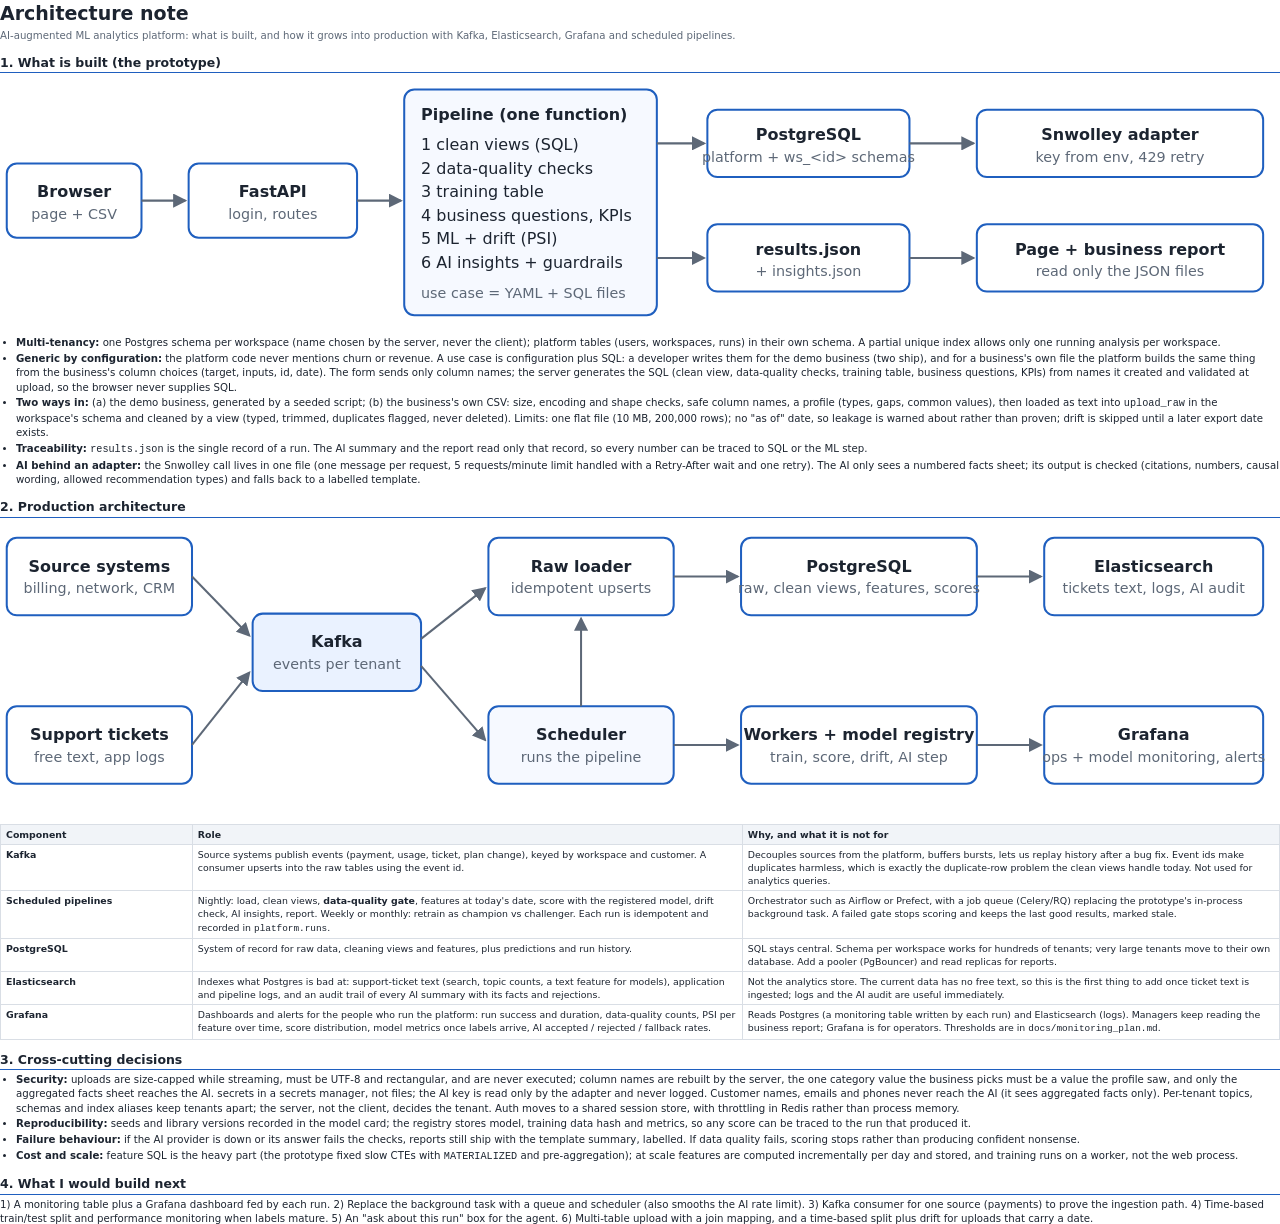
<file: docs/architecture_note.html>
<!doctype html><html lang="en"><head><meta charset="utf-8"><title>Architecture note</title>
<style>
@page{size:A4;margin:13mm 14mm}
body{font:10.2px/1.4 system-ui,Segoe UI,Roboto,sans-serif;color:#1c2430;margin:0}
h1{font-size:19px;margin:0 0 2px}h2{font-size:12.5px;margin:11px 0 3px;border-bottom:1.5px solid #1f5fbf;padding-bottom:1px}
p{margin:3px 0}ul{margin:3px 0;padding-left:16px}li{margin:1.5px 0}
.sub{color:#5d6877;margin:0 0 6px}
table{border-collapse:collapse;width:100%;font-size:9.4px;margin:4px 0}th,td{border:1px solid #d9dee5;padding:3px 5px;vertical-align:top;text-align:left}th{background:#f1f4f8}
svg text{font:9.5px system-ui,sans-serif;fill:#1c2430}.t{font-weight:600}.m{fill:#5d6877;font-size:8.5px}
.pb{break-before:page}
</style></head><body>
<h1>Architecture note</h1>
<p class="sub">AI-augmented ML analytics platform: what is built, and how it grows into production with Kafka, Elasticsearch, Grafana and scheduled pipelines.</p>

<h2>1. What is built (the prototype)</h2>
<svg viewBox="0 0 760 150" width="100%" role="img" aria-label="Prototype architecture">
<defs><marker id="a" markerWidth="7" markerHeight="7" refX="6" refY="3.5" orient="auto"><path d="M0,0 L7,3.5 L0,7z" fill="#5d6877"/></marker></defs>
<g fill="#fff" stroke="#1f5fbf" stroke-width="1.2">
<rect x="4" y="52" width="80" height="44" rx="6"/><rect x="112" y="52" width="100" height="44" rx="6"/><rect x="240" y="8" width="150" height="134" rx="6" fill="#f6f9ff"/>
<rect x="420" y="20" width="120" height="40" rx="6"/><rect x="420" y="88" width="120" height="40" rx="6"/><rect x="580" y="20" width="170" height="40" rx="6"/><rect x="580" y="88" width="170" height="40" rx="6"/></g>
<g stroke="#5d6877" stroke-width="1.2" fill="none" marker-end="url(#a)"><path d="M84,74 H110"/><path d="M212,74 H238"/><path d="M390,40 H418"/><path d="M390,108 H418"/><path d="M540,40 H578"/><path d="M540,108 H578"/></g>
<text class="t" x="44" y="72" text-anchor="middle">Browser</text><text class="m" x="44" y="85" text-anchor="middle">page + CSV</text>
<text class="t" x="162" y="72" text-anchor="middle">FastAPI</text><text class="m" x="162" y="85" text-anchor="middle">login, routes</text>
<text class="t" x="250" y="26">Pipeline (one function)</text>
<text x="250" y="44">1 clean views (SQL)</text><text x="250" y="58">2 data-quality checks</text><text x="250" y="72">3 training table</text><text x="250" y="86">4 business questions, KPIs</text><text x="250" y="100">5 ML + drift (PSI)</text><text x="250" y="114">6 AI insights + guardrails</text><text class="m" x="250" y="132">use case = YAML + SQL files</text>
<text class="t" x="480" y="38" text-anchor="middle">PostgreSQL</text><text class="m" x="480" y="51" text-anchor="middle">platform + ws_&lt;id&gt; schemas</text>
<text class="t" x="480" y="106" text-anchor="middle">results.json</text><text class="m" x="480" y="119" text-anchor="middle">+ insights.json</text>
<text class="t" x="665" y="38" text-anchor="middle">Snwolley adapter</text><text class="m" x="665" y="51" text-anchor="middle">key from env, 429 retry</text>
<text class="t" x="665" y="106" text-anchor="middle">Page + business report</text><text class="m" x="665" y="119" text-anchor="middle">read only the JSON files</text>
</svg>
<ul>
<li><b>Multi-tenancy:</b> one Postgres schema per workspace (name chosen by the server, never the client); platform tables (users, workspaces, runs) in their own schema. A partial unique index allows only one running analysis per workspace.</li>
<li><b>Generic by configuration:</b> the platform code never mentions churn or revenue. A use case is configuration plus SQL: a developer writes them for the demo business (two ship), and for a business's own file the platform builds the same thing from the business's column choices (target, inputs, id, date). The form sends only column names; the server generates the SQL (clean view, data-quality checks, training table, business questions, KPIs) from names it created and validated at upload, so the browser never supplies SQL.</li>
<li><b>Two ways in:</b> (a) the demo business, generated by a seeded script; (b) the business's own CSV: size, encoding and shape checks, safe column names, a profile (types, gaps, common values), then loaded as text into <code>upload_raw</code> in the workspace's schema and cleaned by a view (typed, trimmed, duplicates flagged, never deleted). Limits: one flat file (10 MB, 200,000 rows); no "as of" date, so leakage is warned about rather than proven; drift is skipped until a later export date exists.</li>
<li><b>Traceability:</b> <code>results.json</code> is the single record of a run. The AI summary and the report read only that record, so every number can be traced to SQL or the ML step.</li>
<li><b>AI behind an adapter:</b> the Snwolley call lives in one file (one message per request, 5 requests/minute limit handled with a Retry-After wait and one retry). The AI only sees a numbered facts sheet; its output is checked (citations, numbers, causal wording, allowed recommendation types) and falls back to a labelled template.</li>
</ul>

<h2>2. Production architecture</h2>
<svg viewBox="0 0 760 175" width="100%" role="img" aria-label="Production architecture">
<defs><marker id="b" markerWidth="7" markerHeight="7" refX="6" refY="3.5" orient="auto"><path d="M0,0 L7,3.5 L0,7z" fill="#5d6877"/></marker></defs>
<g fill="#fff" stroke="#1f5fbf" stroke-width="1.2">
<rect x="4" y="10" width="110" height="46" rx="6"/><rect x="4" y="110" width="110" height="46" rx="6"/>
<rect x="150" y="55" width="100" height="46" rx="6" fill="#eaf2ff"/>
<rect x="290" y="10" width="110" height="46" rx="6"/><rect x="290" y="110" width="110" height="46" rx="6" fill="#f6f9ff"/>
<rect x="440" y="10" width="140" height="46" rx="6"/><rect x="440" y="110" width="140" height="46" rx="6"/>
<rect x="620" y="10" width="130" height="46" rx="6"/><rect x="620" y="110" width="130" height="46" rx="6"/></g>
<g stroke="#5d6877" stroke-width="1.2" fill="none" marker-end="url(#b)"><path d="M114,33 L148,68"/><path d="M114,133 L148,90"/><path d="M250,70 L288,40"/><path d="M250,86 L288,130"/><path d="M400,33 H438"/><path d="M400,133 H438"/><path d="M345,110 V58"/><path d="M580,33 H618"/><path d="M580,133 H618"/></g>
<text class="t" x="59" y="30" text-anchor="middle">Source systems</text><text class="m" x="59" y="43" text-anchor="middle">billing, network, CRM</text>
<text class="t" x="59" y="130" text-anchor="middle">Support tickets</text><text class="m" x="59" y="143" text-anchor="middle">free text, app logs</text>
<text class="t" x="200" y="75" text-anchor="middle">Kafka</text><text class="m" x="200" y="88" text-anchor="middle">events per tenant</text>
<text class="t" x="345" y="30" text-anchor="middle">Raw loader</text><text class="m" x="345" y="43" text-anchor="middle">idempotent upserts</text>
<text class="t" x="345" y="130" text-anchor="middle">Scheduler</text><text class="m" x="345" y="143" text-anchor="middle">runs the pipeline</text>
<text class="t" x="510" y="30" text-anchor="middle">PostgreSQL</text><text class="m" x="510" y="43" text-anchor="middle">raw, clean views, features, scores</text>
<text class="t" x="510" y="130" text-anchor="middle">Workers + model registry</text><text class="m" x="510" y="143" text-anchor="middle">train, score, drift, AI step</text>
<text class="t" x="685" y="30" text-anchor="middle">Elasticsearch</text><text class="m" x="685" y="43" text-anchor="middle">tickets text, logs, AI audit</text>
<text class="t" x="685" y="130" text-anchor="middle">Grafana</text><text class="m" x="685" y="143" text-anchor="middle">ops + model monitoring, alerts</text>
</svg>
<table>
<tr><th style="width:15%">Component</th><th style="width:43%">Role</th><th>Why, and what it is not for</th></tr>
<tr><td><b>Kafka</b></td><td>Source systems publish events (payment, usage, ticket, plan change), keyed by workspace and customer. A consumer upserts into the raw tables using the event id.</td><td>Decouples sources from the platform, buffers bursts, lets us replay history after a bug fix. Event ids make duplicates harmless, which is exactly the duplicate-row problem the clean views handle today. Not used for analytics queries.</td></tr>
<tr><td><b>Scheduled pipelines</b></td><td>Nightly: load, clean views, <b>data-quality gate</b>, features at today's date, score with the registered model, drift check, AI insights, report. Weekly or monthly: retrain as champion vs challenger. Each run is idempotent and recorded in <code>platform.runs</code>.</td><td>Orchestrator such as Airflow or Prefect, with a job queue (Celery/RQ) replacing the prototype's in-process background task. A failed gate stops scoring and keeps the last good results, marked stale.</td></tr>
<tr><td><b>PostgreSQL</b></td><td>System of record for raw data, cleaning views and features, plus predictions and run history.</td><td>SQL stays central. Schema per workspace works for hundreds of tenants; very large tenants move to their own database. Add a pooler (PgBouncer) and read replicas for reports.</td></tr>
<tr><td><b>Elasticsearch</b></td><td>Indexes what Postgres is bad at: support-ticket text (search, topic counts, a text feature for models), application and pipeline logs, and an audit trail of every AI summary with its facts and rejections.</td><td>Not the analytics store. The current data has no free text, so this is the first thing to add once ticket text is ingested; logs and the AI audit are useful immediately.</td></tr>
<tr><td><b>Grafana</b></td><td>Dashboards and alerts for the people who run the platform: run success and duration, data-quality counts, PSI per feature over time, score distribution, model metrics once labels arrive, AI accepted / rejected / fallback rates.</td><td>Reads Postgres (a monitoring table written by each run) and Elasticsearch (logs). Managers keep reading the business report; Grafana is for operators. Thresholds are in <code>docs/monitoring_plan.md</code>.</td></tr>
</table>

<h2>3. Cross-cutting decisions</h2>
<ul>
<li><b>Security:</b> uploads are size-capped while streaming, must be UTF-8 and rectangular, and are never executed; column names are rebuilt by the server, the one category value the business picks must be a value the profile saw, and only the aggregated facts sheet reaches the AI.  secrets in a secrets manager, not files; the AI key is read only by the adapter and never logged. Customer names, emails and phones never reach the AI (it sees aggregated facts only). Per-tenant topics, schemas and index aliases keep tenants apart; the server, not the client, decides the tenant. Auth moves to a shared session store, with throttling in Redis rather than process memory.</li>
<li><b>Reproducibility:</b> seeds and library versions recorded in the model card; the registry stores model, training data hash and metrics, so any score can be traced to the run that produced it.</li>
<li><b>Failure behaviour:</b> if the AI provider is down or its answer fails the checks, reports still ship with the template summary, labelled. If data quality fails, scoring stops rather than producing confident nonsense.</li>
<li><b>Cost and scale:</b> feature SQL is the heavy part (the prototype fixed slow CTEs with <code>MATERIALIZED</code> and pre-aggregation); at scale features are computed incrementally per day and stored, and training runs on a worker, not the web process.</li>
</ul>

<h2>4. What I would build next</h2>
<p>1) A monitoring table plus a Grafana dashboard fed by each run. 2) Replace the background task with a queue and scheduler (also smooths the AI rate limit). 3) Kafka consumer for one source (payments) to prove the ingestion path. 4) Time-based train/test split and performance monitoring when labels mature. 5) An "ask about this run" box for the agent. 6) Multi-table upload with a join mapping, and a time-based split plus drift for uploads that carry a date.</p>
</body></html>
</file>
